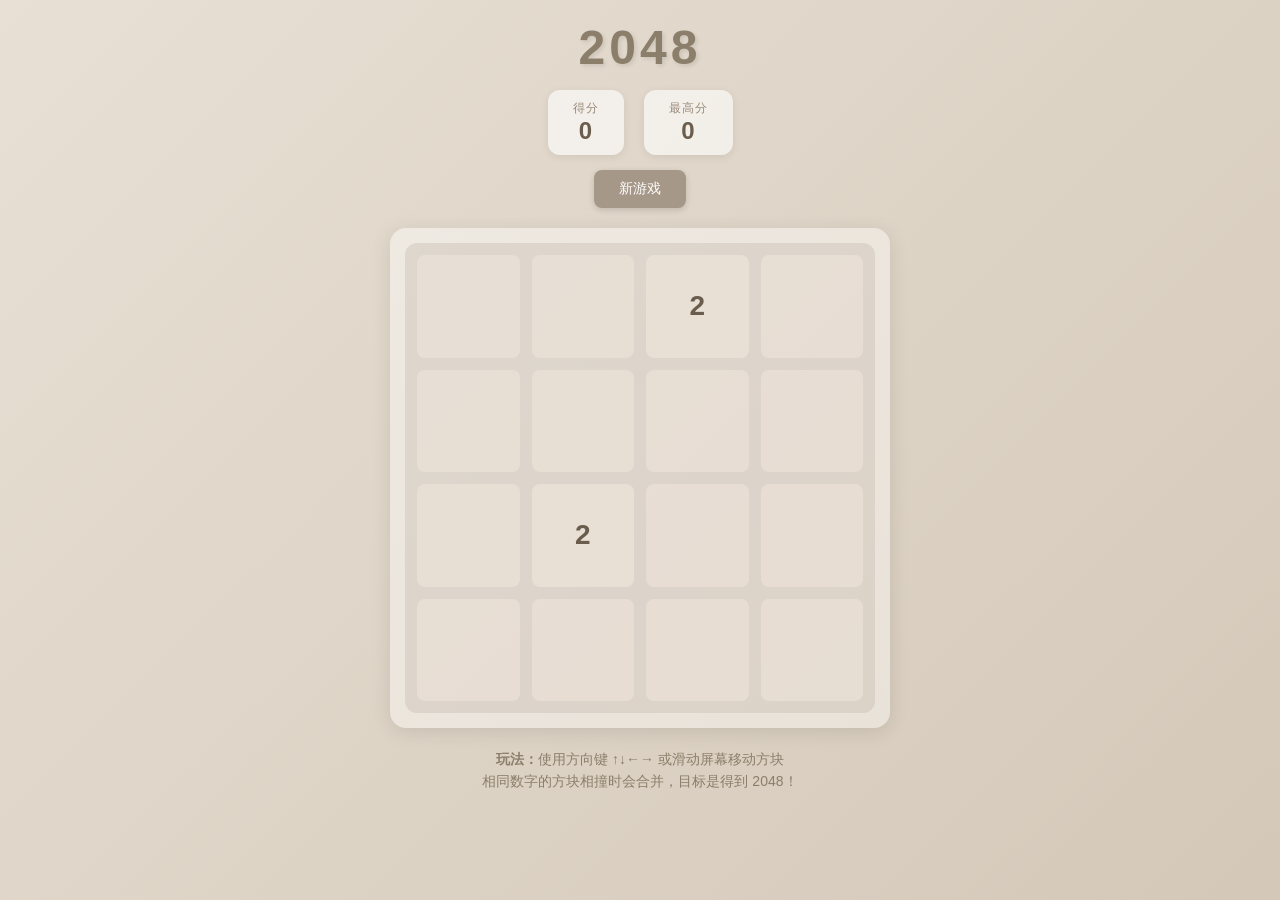
<file: index.html>
<!DOCTYPE html>
<html lang="zh-CN">
<head>
    <meta charset="UTF-8">
    <meta name="viewport" content="width=device-width, initial-scale=1.0">
    <title>2048 - 莫兰迪风格</title>
    <style>
        * {
            margin: 0;
            padding: 0;
            box-sizing: border-box;
        }

        body {
            font-family: -apple-system, BlinkMacSystemFont, 'Segoe UI', 'PingFang SC', 'Microsoft YaHei', sans-serif;
            background: linear-gradient(135deg, #e8e0d5 0%, #d4c8b8 100%);
            min-height: 100vh;
            display: flex;
            flex-direction: column;
            align-items: center;
            padding: 20px;
        }

        .container {
            max-width: 500px;
            width: 100%;
        }

        header {
            text-align: center;
            margin-bottom: 20px;
        }

        h1 {
            color: #8b7e6a;
            font-size: 48px;
            font-weight: 700;
            letter-spacing: 4px;
            text-shadow: 2px 2px 4px rgba(0,0,0,0.1);
        }

        .score-container {
            display: flex;
            justify-content: center;
            gap: 20px;
            margin: 15px 0;
        }

        .score-box {
            background: rgba(255,255,255,0.6);
            padding: 10px 25px;
            border-radius: 12px;
            box-shadow: 0 2px 8px rgba(0,0,0,0.08);
        }

        .score-label {
            color: #9a8b7a;
            font-size: 12px;
            text-transform: uppercase;
            letter-spacing: 1px;
        }

        .score-value {
            color: #6b5d4d;
            font-size: 24px;
            font-weight: 600;
        }

        .btn {
            background: #a69888;
            color: white;
            border: none;
            padding: 10px 25px;
            border-radius: 8px;
            font-size: 14px;
            cursor: pointer;
            transition: all 0.3s ease;
            box-shadow: 0 2px 6px rgba(0,0,0,0.15);
        }

        .btn:hover {
            background: #8f8273;
            transform: translateY(-2px);
        }

        .btn:active {
            transform: translateY(0);
        }

        .game-container {
            background: rgba(255,255,255,0.4);
            padding: 15px;
            border-radius: 16px;
            box-shadow: 0 4px 20px rgba(0,0,0,0.1);
            margin: 20px auto;
            position: relative;
        }

        .grid-container {
            display: grid;
            grid-template-columns: repeat(4, 1fr);
            gap: 12px;
            background: rgba(187, 173, 160, 0.3);
            padding: 12px;
            border-radius: 12px;
        }

        .grid-cell {
            width: 100%;
            aspect-ratio: 1;
            background: rgba(238, 228, 218, 0.6);
            border-radius: 8px;
            display: flex;
            align-items: center;
            justify-content: center;
            font-size: 28px;
            font-weight: 600;
            color: #6b5d4d;
            transition: all 0.15s ease;
        }

        /* 莫兰迪色系数字块 */
        .tile-2 {
            background: #e8e0d5 !important;
            color: #6b5d4d;
        }

        .tile-4 {
            background: #dcd4c8 !important;
            color: #6b5d4d;
        }

        .tile-8 {
            background: #c9b8a5 !important;
            color: white;
        }

        .tile-16 {
            background: #b5a390 !important;
            color: white;
        }

        .tile-32 {
            background: #a69888 !important;
            color: white;
        }

        .tile-64 {
            background: #9a8b7a !important;
            color: white;
        }

        .tile-128 {
            background: #8f9aa8 !important;
            color: white;
            font-size: 24px;
        }

        .tile-256 {
            background: #7a8a9a !important;
            color: white;
            font-size: 24px;
        }

        .tile-512 {
            background: #6b7a8f !important;
            color: white;
            font-size: 24px;
        }

        .tile-1024 {
            background: #8fa68a !important;
            color: white;
            font-size: 20px;
        }

        .tile-2048 {
            background: #7a8f75 !important;
            color: white;
            font-size: 20px;
            animation: glow 1.5s ease-in-out infinite;
        }

        .tile-super {
            background: #9a8b9a !important;
            color: white;
            font-size: 18px;
        }

        @keyframes glow {
            0%, 100% { box-shadow: 0 0 20px rgba(122, 143, 117, 0.5); }
            50% { box-shadow: 0 0 30px rgba(122, 143, 117, 0.8); }
        }

        .instructions {
            text-align: center;
            color: #8b7e6a;
            font-size: 14px;
            margin-top: 15px;
            line-height: 1.6;
        }

        .game-over, .game-won {
            position: absolute;
            top: 0;
            left: 0;
            right: 0;
            bottom: 0;
            background: rgba(232, 224, 213, 0.95);
            border-radius: 16px;
            display: flex;
            flex-direction: column;
            align-items: center;
            justify-content: center;
            z-index: 100;
            opacity: 0;
            visibility: hidden;
            transition: all 0.3s ease;
        }

        .game-over.show, .game-won.show {
            opacity: 1;
            visibility: visible;
        }

        .game-over h2, .game-won h2 {
            color: #8b7e6a;
            font-size: 36px;
            margin-bottom: 15px;
        }

        .game-won h2 {
            color: #7a8f75;
        }

        .mobile-controls {
            display: none;
            margin-top: 20px;
        }

        .mobile-row {
            display: flex;
            justify-content: center;
            gap: 15px;
            margin: 10px 0;
        }

        .mobile-btn {
            width: 70px;
            height: 70px;
            background: rgba(255,255,255,0.6);
            border: none;
            border-radius: 50%;
            font-size: 24px;
            color: #8b7e6a;
            cursor: pointer;
            transition: all 0.2s ease;
            box-shadow: 0 2px 8px rgba(0,0,0,0.1);
        }

        .mobile-btn:active {
            background: rgba(255,255,255,0.9);
            transform: scale(0.95);
        }

        @media (max-width: 500px) {
            h1 {
                font-size: 36px;
            }
            
            .grid-cell {
                font-size: 22px;
            }
            
            .tile-128, .tile-256, .tile-512 {
                font-size: 18px;
            }
            
            .tile-1024, .tile-2048 {
                font-size: 16px;
            }
            
            .mobile-controls {
                display: block;
            }
        }
    </style>
</head>
<body>
    <div class="container">
        <header>
            <h1>2048</h1>
            <div class="score-container">
                <div class="score-box">
                    <div class="score-label">得分</div>
                    <div class="score-value" id="score">0</div>
                </div>
                <div class="score-box">
                    <div class="score-label">最高分</div>
                    <div class="score-value" id="best-score">0</div>
                </div>
            </div>
            <button class="btn" onclick="newGame()">新游戏</button>
        </header>

        <div class="game-container">
            <div class="grid-container" id="grid">
                <div class="grid-cell" id="cell-0-0"></div>
                <div class="grid-cell" id="cell-0-1"></div>
                <div class="grid-cell" id="cell-0-2"></div>
                <div class="grid-cell" id="cell-0-3"></div>
                <div class="grid-cell" id="cell-1-0"></div>
                <div class="grid-cell" id="cell-1-1"></div>
                <div class="grid-cell" id="cell-1-2"></div>
                <div class="grid-cell" id="cell-1-3"></div>
                <div class="grid-cell" id="cell-2-0"></div>
                <div class="grid-cell" id="cell-2-1"></div>
                <div class="grid-cell" id="cell-2-2"></div>
                <div class="grid-cell" id="cell-2-3"></div>
                <div class="grid-cell" id="cell-3-0"></div>
                <div class="grid-cell" id="cell-3-1"></div>
                <div class="grid-cell" id="cell-3-2"></div>
                <div class="grid-cell" id="cell-3-3"></div>
            </div>

            <div class="game-over" id="game-over">
                <h2>游戏结束</h2>
                <button class="btn" onclick="newGame()">再试一次</button>
            </div>

            <div class="game-won" id="game-won">
                <h2>🎉 恭喜获胜！</h2>
                <button class="btn" onclick="continueGame()">继续游戏</button>
            </div>
        </div>

        <div class="mobile-controls">
            <div class="mobile-row">
                <button class="mobile-btn" onclick="move('up')">↑</button>
            </div>
            <div class="mobile-row">
                <button class="mobile-btn" onclick="move('left')">←</button>
                <button class="mobile-btn" onclick="move('down')">↓</button>
                <button class="mobile-btn" onclick="move('right')">→</button>
            </div>
        </div>

        <div class="instructions">
            <p><strong>玩法：</strong>使用方向键 ↑↓←→ 或滑动屏幕移动方块</p>
            <p>相同数字的方块相撞时会合并，目标是得到 2048！</p>
        </div>
    </div>

    <script>
        let board = [];
        let score = 0;
        let bestScore = localStorage.getItem('bestScore2048') || 0;
        let hasWon = false;
        let touchStartX = 0;
        let touchStartY = 0;

        document.getElementById('best-score').textContent = bestScore;

        function init() {
            board = Array(4).fill(null).map(() => Array(4).fill(0));
            score = 0;
            hasWon = false;
            updateScore();
            hideOverlays();
            addNewTile();
            addNewTile();
            render();
        }

        function hideOverlays() {
            document.getElementById('game-over').classList.remove('show');
            document.getElementById('game-won').classList.remove('show');
        }

        function addNewTile() {
            const emptyCells = [];
            for (let r = 0; r < 4; r++) {
                for (let c = 0; c < 4; c++) {
                    if (board[r][c] === 0) {
                        emptyCells.push({r, c});
                    }
                }
            }
            if (emptyCells.length > 0) {
                const {r, c} = emptyCells[Math.floor(Math.random() * emptyCells.length)];
                board[r][c] = Math.random() < 0.9 ? 2 : 4;
            }
        }

        function render() {
            for (let r = 0; r < 4; r++) {
                for (let c = 0; c < 4; c++) {
                    const cell = document.getElementById(`cell-${r}-${c}`);
                    const value = board[r][c];
                    cell.textContent = value === 0 ? '' : value;
                    cell.className = 'grid-cell';
                    if (value > 0) {
                        cell.classList.add(`tile-${value <= 2048 ? value : 'super'}`);
                    }
                }
            }
        }

        function updateScore() {
            document.getElementById('score').textContent = score;
            if (score > bestScore) {
                bestScore = score;
                localStorage.setItem('bestScore2048', bestScore);
                document.getElementById('best-score').textContent = bestScore;
            }
        }

        function move(direction) {
            let moved = false;
            const newBoard = board.map(row => [...row]);

            function slideRow(row) {
                const filtered = row.filter(val => val !== 0);
                for (let i = 0; i < filtered.length - 1; i++) {
                    if (filtered[i] === filtered[i + 1]) {
                        filtered[i] *= 2;
                        score += filtered[i];
                        if (filtered[i] === 2048 && !hasWon) {
                            hasWon = true;
                            setTimeout(() => {
                                document.getElementById('game-won').classList.add('show');
                            }, 200);
                        }
                        filtered[i + 1] = 0;
                    }
                }
                const result = filtered.filter(val => val !== 0);
                while (result.length < 4) {
                    result.push(0);
                }
                return result;
            }

            if (direction === 'left') {
                for (let r = 0; r < 4; r++) {
                    const newRow = slideRow(newBoard[r]);
                    if (JSON.stringify(newRow) !== JSON.stringify(newBoard[r])) {
                        moved = true;
                    }
                    newBoard[r] = newRow;
                }
            } else if (direction === 'right') {
                for (let r = 0; r < 4; r++) {
                    const newRow = slideRow(newBoard[r].reverse()).reverse();
                    if (JSON.stringify(newRow) !== JSON.stringify(newBoard[r])) {
                        moved = true;
                    }
                    newBoard[r] = newRow;
                }
            } else if (direction === 'up') {
                for (let c = 0; c < 4; c++) {
                    const col = [newBoard[0][c], newBoard[1][c], newBoard[2][c], newBoard[3][c]];
                    const newCol = slideRow(col);
                    for (let r = 0; r < 4; r++) {
                        if (newBoard[r][c] !== newCol[r]) {
                            moved = true;
                        }
                        newBoard[r][c] = newCol[r];
                    }
                }
            } else if (direction === 'down') {
                for (let c = 0; c < 4; c++) {
                    const col = [newBoard[0][c], newBoard[1][c], newBoard[2][c], newBoard[3][c]];
                    const newCol = slideRow(col.reverse()).reverse();
                    for (let r = 0; r < 4; r++) {
                        if (newBoard[r][c] !== newCol[r]) {
                            moved = true;
                        }
                        newBoard[r][c] = newCol[r];
                    }
                }
            }

            if (moved) {
                board = newBoard;
                updateScore();
                addNewTile();
                render();
                if (isGameOver()) {
                    setTimeout(() => {
                        document.getElementById('game-over').classList.add('show');
                    }, 300);
                }
            }
        }

        function isGameOver() {
            for (let r = 0; r < 4; r++) {
                for (let c = 0; c < 4; c++) {
                    if (board[r][c] === 0) {
                        return false;
                    }
                    if (c < 3 && board[r][c] === board[r][c + 1]) {
                        return false;
                    }
                    if (r < 3 && board[r][c] === board[r + 1][c]) {
                        return false;
                    }
                }
            }
            return true;
        }

        function newGame() {
            init();
        }

        function continueGame() {
            document.getElementById('game-won').classList.remove('show');
        }

        // 键盘控制
        document.addEventListener('keydown', (e) => {
            switch(e.key) {
                case 'ArrowUp':
                    e.preventDefault();
                    move('up');
                    break;
                case 'ArrowDown':
                    e.preventDefault();
                    move('down');
                    break;
                case 'ArrowLeft':
                    e.preventDefault();
                    move('left');
                    break;
                case 'ArrowRight':
                    e.preventDefault();
                    move('right');
                    break;
            }
        });

        // 触摸控制
        document.addEventListener('touchstart', (e) => {
            touchStartX = e.touches[0].clientX;
            touchStartY = e.touches[0].clientY;
        }, { passive: true });

        document.addEventListener('touchend', (e) => {
            const touchEndX = e.changedTouches[0].clientX;
            const touchEndY = e.changedTouches[0].clientY;
            
            const dx = touchEndX - touchStartX;
            const dy = touchEndY - touchStartY;
            
            const minSwipeDistance = 50;
            
            if (Math.abs(dx) > Math.abs(dy)) {
                if (Math.abs(dx) > minSwipeDistance) {
                    if (dx > 0) {
                        move('right');
                    } else {
                        move('left');
                    }
                }
            } else {
                if (Math.abs(dy) > minSwipeDistance) {
                    if (dy > 0) {
                        move('down');
                    } else {
                        move('up');
                    }
                }
            }
        }, { passive: true });

        // 防止页面滚动
        document.addEventListener('touchmove', (e) => {
            if (e.target.closest('.game-container')) {
                e.preventDefault();
            }
        }, { passive: false });

        // 初始化游戏
        init();
    </script>
</body>
</html>
</file>
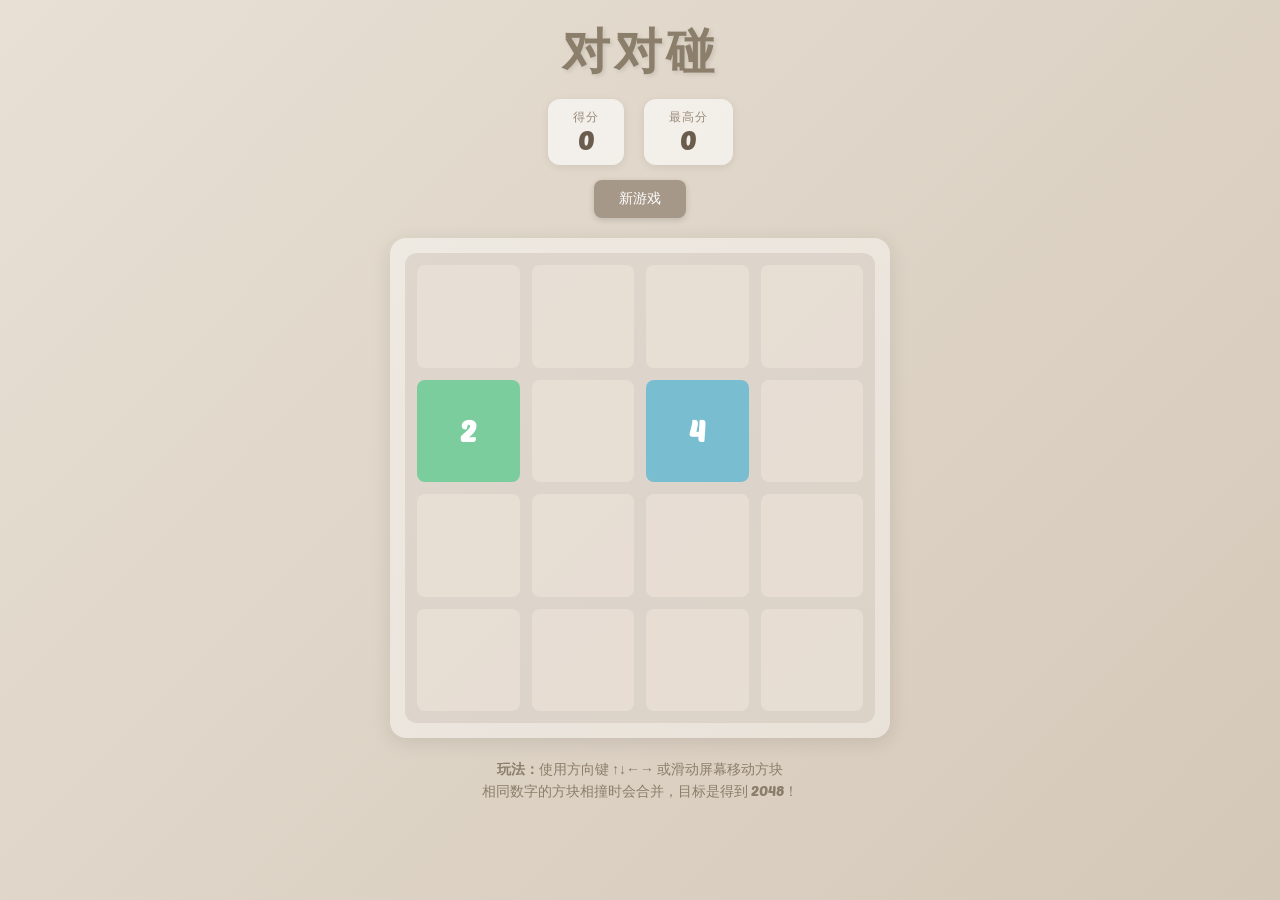
<file: 2048/index.html>
<!DOCTYPE html>
<html lang="zh-CN">

<head>
    <meta charset="UTF-8">
    <meta name="viewport" content="width=device-width, initial-scale=1.0">
    <title>2048对对碰</title>
    <link rel="stylesheet" href="style.css">
</head>

<body>
    <div class="container">
        <header>
            <h1>对对碰</h1>
            <div class="score-container">
                <div class="score-box">
                    <div class="score-label">得分</div>
                    <div class="score-value" id="score">0</div>
                </div>
                <div class="score-box">
                    <div class="score-label">最高分</div>
                    <div class="score-value" id="best-score">0</div>
                </div>
            </div>
            <button class="btn" onclick="newGame()">新游戏</button>
        </header>

        <div class="game-container">
            <div class="grid-container" id="grid"></div>

            <div class="game-over" id="game-over">
                <h2>游戏结束</h2>
                <button class="btn" onclick="newGame()">再试一次</button>
            </div>

            <div class="game-won" id="game-won">
                <h2>🎉 恭喜获胜！</h2>
                <button class="btn" onclick="continueGame()">继续游戏</button>
            </div>
        </div>

        <div class="mobile-controls">
            <div class="mobile-row">
                <button class="mobile-btn" onclick="move('up')">↑</button>
            </div>
            <div class="mobile-row">
                <button class="mobile-btn" onclick="move('left')">←</button>
                <button class="mobile-btn" onclick="move('down')">↓</button>
                <button class="mobile-btn" onclick="move('right')">→</button>
            </div>
        </div>

        <div class="instructions">
            <p><strong>玩法：</strong>使用方向键 ↑↓←→ 或滑动屏幕移动方块</p>
            <p>相同数字的方块相撞时会合并，目标是得到 2048！</p>
        </div>
    </div>

    <script>
        // ==================== 游戏配置区域 ====================
        // 
        // 【棋子样式配置】
        // 你可以在这里轻松修改每个数字的显示样式！
        // 
        // 配置方式一：CSS 样式（推荐简单使用）
        //   style: { background: '颜色', color: '文字颜色', fontSize: '字号' }
        //
        // 配置方式二：图片背景
        //   image: '图片路径'  (可以是相对路径或网址)
        //   如果有 image，会优先使用图片，忽略 style 设置
        //
        // =====================================================

        const tileStyles = {
            // 默认空格子样式
            0: {
                style: { background: 'rgba(238, 228, 218, 0.6)', color: 'transparent' }
            },

            // 数字 2 - 使用 CSS 颜色
            2: {
                style: { background: '#e8e0d5', color: '#6b5d4d', fontSize: '28px' }
                // 示例：使用图片
                // image: 'tiles/tile-2.png'
            },

            // 数字 4
            4: {
                style: { background: '#dcd4c8', color: '#6b5d4d', fontSize: '28px' }
                // image: 'tiles/tile-4.png'
            },

            // 数字 8
            8: {
                style: { background: '#c9b8a5', color: 'white', fontSize: '28px' }
            },

            // 数字 16
            16: {
                style: { background: '#b5a390', color: 'white', fontSize: '28px' }
            },

            // 数字 32
            32: {
                style: { background: '#a69888', color: 'white', fontSize: '28px' }
            },

            // 数字 64
            64: {
                style: { background: '#9a8b7a', color: 'white', fontSize: '28px' }
            },

            // 数字 128 - 字号稍小
            128: {
                style: { background: '#8f9aa8', color: 'white', fontSize: '24px' }
            },

            // 数字 256
            256: {
                style: { background: '#7a8a9a', color: 'white', fontSize: '24px' }
            },

            // 数字 512
            512: {
                style: { background: '#6b7a8f', color: 'white', fontSize: '24px' }
            },

            // 数字 1024
            1024: {
                style: { background: '#8fa68a', color: 'white', fontSize: '20px' }
            },

            // 数字 2048 - 带发光动画
            2048: {
                style: { background: '#7a8f75', color: 'white', fontSize: '20px', animation: 'glow 1.5s ease-in-out infinite' }
            },

            // 更大的数字（4096, 8192...）
            super: {
                style: { background: '#9a8b9a', color: 'white', fontSize: '18px' }
            }
        };

        // 是否使用图片模式（自动检测，无需手动修改）
        const useImageMode = (value) => {
            const config = getTileConfig(value);
            return !!config.image;
        };

        // 获取指定数字的配置
        function getTileConfig(value) {
            if (value === 0) return tileStyles[0];
            if (value <= 2048 && tileStyles[value]) return tileStyles[value];
            if (value > 2048) return tileStyles.super || tileStyles[2048];
            return tileStyles[0];
        }

        // ==================== 游戏状态 ====================
        let board = [];
        let score = 0;
        let bestScore = 0;  // 只在单次会话保留，不存 localStorage
        let hasWon = false;
        let touchStartX = 0;
        let touchStartY = 0;

        // ==================== 游戏初始化 ====================
        function init() {
            // 创建网格 DOM
            createGridDOM();
            // 初始化游戏状态
            board = Array(4).fill(null).map(() => Array(4).fill(0));
            score = 0;
            hasWon = false;
            updateScore();
            hideOverlays();
            addNewTile();
            addNewTile();
            render();
        }

        function createGridDOM() {
            const grid = document.getElementById('grid');
            grid.innerHTML = '';
            for (let r = 0; r < 4; r++) {
                for (let c = 0; c < 4; c++) {
                    const cell = document.createElement('div');
                    cell.className = 'grid-cell';
                    cell.id = `cell-${r}-${c}`;
                    // 内部文本容器
                    const textSpan = document.createElement('span');
                    textSpan.className = 'tile-text';
                    cell.appendChild(textSpan);
                    grid.appendChild(cell);
                }
            }
        }

        function hideOverlays() {
            document.getElementById('game-over').classList.remove('show');
            document.getElementById('game-won').classList.remove('show');
        }

        function addNewTile() {
            const emptyCells = [];
            for (let r = 0; r < 4; r++) {
                for (let c = 0; c < 4; c++) {
                    if (board[r][c] === 0) {
                        emptyCells.push({ r, c });
                    }
                }
            }
            if (emptyCells.length > 0) {
                const { r, c } = emptyCells[Math.floor(Math.random() * emptyCells.length)];
                board[r][c] = Math.random() < 0.9 ? 2 : 4;
                return { r, c, isNew: true };
            }
            return null;
        }

        // ==================== 核心渲染函数（已模块化） ====================
        function render() {
            for (let r = 0; r < 4; r++) {
                for (let c = 0; c < 4; c++) {
                    const cell = document.getElementById(`cell-${r}-${c}`);
                    const value = board[r][c];
                    renderTile(cell, value);
                }
            }
        }

        /**
         * 渲染单个棋子
         * @param {HTMLElement} cell - 格子 DOM 元素
         * @param {number} value - 数字值
         * @param {boolean} isNew - 是否是新产生的棋子（带动画）
         * @param {boolean} isMerged - 是否是合并产生的棋子（带动画）
         */
        function renderTile(cell, value, isNew = false, isMerged = false) {
            const config = getTileConfig(value);
            const textSpan = cell.querySelector('.tile-text');

            // 重置类名和内联样式
            cell.className = 'grid-cell';
            cell.removeAttribute('style');

            // 应用图片或样式
            if (config.image) {
                // 图片模式
                cell.classList.add('has-image');
                cell.style.backgroundImage = `url(${config.image})`;
            } else {
                // CSS 样式模式 - 依赖外部 CSS 文件中的 .tile-X 类
                if (value > 0) {
                    const className = value <= 2048 ? `tile-${value}` : 'tile-super';
                    cell.classList.add(className);
                }
            }

            // 设置文本
            textSpan.textContent = value === 0 ? '' : value;

            // 添加动画类
            if (isNew) cell.classList.add('tile-new');
            if (isMerged) cell.classList.add('tile-merge');
        }

        /**
         * 更新单个格子的显示（用于动画效果）
         */
        function updateCell(r, c, isNew = false, isMerged = false) {
            const cell = document.getElementById(`cell-${r}-${c}`);
            const value = board[r][c];
            renderTile(cell, value, isNew, isMerged);
        }

        function updateScore() {
            document.getElementById('score').textContent = score;
            // 最高分只在单次会话保留，不存入 localStorage
            if (score > bestScore) {
                bestScore = score;
            }
            document.getElementById('best-score').textContent = bestScore;
        }

        // ==================== 游戏逻辑 ====================
        function move(direction) {
            let moved = false;
            const mergedPositions = []; // 记录合并的位置，用于动画
            const newTileInfo = { r: -1, c: -1 }; // 新棋子的位置

            function slideRow(row, rowIndex, isColumn = false, colIndex = 0) {
                const originalRow = [...row];
                const filtered = row.filter(val => val !== 0);
                const mergedIndices = [];

                for (let i = 0; i < filtered.length - 1; i++) {
                    if (filtered[i] === filtered[i + 1]) {
                        filtered[i] *= 2;
                        score += filtered[i];
                        if (filtered[i] === 2048 && !hasWon) {
                            hasWon = true;
                            setTimeout(() => {
                                document.getElementById('game-won').classList.add('show');
                            }, 200);
                        }
                        filtered[i + 1] = 0;
                        mergedIndices.push(i);
                    }
                }

                const result = filtered.filter(val => val !== 0);
                while (result.length < 4) {
                    result.push(0);
                }

                // 记录合并位置
                mergedIndices.forEach(idx => {
                    if (isColumn) {
                        mergedPositions.push({ r: idx, c: colIndex });
                    } else {
                        mergedPositions.push({ r: rowIndex, c: idx });
                    }
                });

                return { result, changed: JSON.stringify(result) !== JSON.stringify(originalRow) };
            }

            if (direction === 'left') {
                for (let r = 0; r < 4; r++) {
                    const { result, changed } = slideRow(board[r], r);
                    if (changed) {
                        moved = true;
                        board[r] = result;
                    }
                }
            } else if (direction === 'right') {
                for (let r = 0; r < 4; r++) {
                    const reversed = [...board[r]].reverse();
                    const { result, changed } = slideRow(reversed, r);
                    if (changed) {
                        moved = true;
                        board[r] = result.reverse();
                        // 调整合并位置（因为是反向的）
                        mergedPositions.forEach(pos => {
                            if (pos.r === r) pos.c = 3 - pos.c;
                        });
                    }
                }
            } else if (direction === 'up') {
                for (let c = 0; c < 4; c++) {
                    const col = [board[0][c], board[1][c], board[2][c], board[3][c]];
                    const { result, changed } = slideRow(col, 0, true, c);
                    if (changed) {
                        moved = true;
                        for (let r = 0; r < 4; r++) {
                            board[r][c] = result[r];
                        }
                    }
                }
            } else if (direction === 'down') {
                for (let c = 0; c < 4; c++) {
                    const col = [board[0][c], board[1][c], board[2][c], board[3][c]];
                    const reversed = col.reverse();
                    const { result, changed } = slideRow(reversed, 0, true, c);
                    if (changed) {
                        moved = true;
                        const finalResult = result.reverse();
                        for (let r = 0; r < 4; r++) {
                            board[r][c] = finalResult[r];
                        }
                        // 调整合并位置
                        mergedPositions.forEach(pos => {
                            if (pos.c === c) pos.r = 3 - pos.r;
                        });
                    }
                }
            }

            if (moved) {
                updateScore();
                const newTile = addNewTile();
                render();

                // 添加动画效果
                if (newTile) {
                    updateCell(newTile.r, newTile.c, true, false);
                }
                mergedPositions.forEach(pos => {
                    updateCell(pos.r, pos.c, false, true);
                });

                if (isGameOver()) {
                    setTimeout(() => {
                        document.getElementById('game-over').classList.add('show');
                    }, 300);
                }
            }
        }

        function isGameOver() {
            for (let r = 0; r < 4; r++) {
                for (let c = 0; c < 4; c++) {
                    if (board[r][c] === 0) return false;
                    if (c < 3 && board[r][c] === board[r][c + 1]) return false;
                    if (r < 3 && board[r][c] === board[r + 1][c]) return false;
                }
            }
            return true;
        }

        function newGame() {
            // 重置最高分（因为是新会话/新游戏）
            bestScore = 0;
            init();
        }

        function continueGame() {
            document.getElementById('game-won').classList.remove('show');
        }

        // ==================== 事件监听 ====================
        document.addEventListener('keydown', (e) => {
            switch (e.key) {
                case 'ArrowUp': e.preventDefault(); move('up'); break;
                case 'ArrowDown': e.preventDefault(); move('down'); break;
                case 'ArrowLeft': e.preventDefault(); move('left'); break;
                case 'ArrowRight': e.preventDefault(); move('right'); break;
            }
        });

        document.addEventListener('touchstart', (e) => {
            touchStartX = e.touches[0].clientX;
            touchStartY = e.touches[0].clientY;
        }, { passive: true });

        document.addEventListener('touchend', (e) => {
            const touchEndX = e.changedTouches[0].clientX;
            const touchEndY = e.changedTouches[0].clientY;
            const dx = touchEndX - touchStartX;
            const dy = touchEndY - touchStartY;
            const minSwipeDistance = 50;

            if (Math.abs(dx) > Math.abs(dy)) {
                if (Math.abs(dx) > minSwipeDistance) {
                    dx > 0 ? move('right') : move('left');
                }
            } else {
                if (Math.abs(dy) > minSwipeDistance) {
                    dy > 0 ? move('down') : move('up');
                }
            }
        }, { passive: true });

        document.addEventListener('touchmove', (e) => {
            if (e.target.closest('.game-container')) {
                e.preventDefault();
            }
        }, { passive: false });

        // 初始化
        init();
    </script>
</body>

</html>
</file>
<file: 2048/style.css>
/* 2048 游戏 - 莫兰迪风格样式表 */

/* Google Fonts - Poetsen One */
@import url('https://fonts.googleapis.com/css2?family=Poetsen+One&display=swap');

* {
    margin: 0;
    padding: 0;
    box-sizing: border-box;
}

body {
    font-family: 'Poetsen One', -apple-system, BlinkMacSystemFont, 'Segoe UI', 'PingFang SC', 'Microsoft YaHei', sans-serif;
    background: linear-gradient(135deg, #e8e0d5 0%, #d4c8b8 100%);
    min-height: 100vh;
    display: flex;
    flex-direction: column;
    align-items: center;
    padding: 20px;
}

.container {
    max-width: 500px;
    width: 100%;
}

header {
    text-align: center;
    margin-bottom: 20px;
}

h1 {
    color: #8b7e6a;
    font-size: 48px;
    font-weight: 700;
    letter-spacing: 4px;
    text-shadow: 2px 2px 4px rgba(0, 0, 0, 0.1);
}

.score-container {
    display: flex;
    justify-content: center;
    gap: 20px;
    margin: 15px 0;
}

.score-box {
    background: rgba(255, 255, 255, 0.6);
    padding: 10px 25px;
    border-radius: 12px;
    box-shadow: 0 2px 8px rgba(0, 0, 0, 0.08);
}

.score-label {
    color: #9a8b7a;
    font-size: 12px;
    text-transform: uppercase;
    letter-spacing: 1px;
}

.score-value {
    color: #6b5d4d;
    font-size: 24px;
    font-weight: 600;
}

.btn {
    background: #a69888;
    color: white;
    border: none;
    padding: 10px 25px;
    border-radius: 8px;
    font-size: 14px;
    cursor: pointer;
    transition: all 0.3s ease;
    box-shadow: 0 2px 6px rgba(0, 0, 0, 0.15);
}

.btn:hover {
    background: #8f8273;
    transform: translateY(-2px);
}

.btn:active {
    transform: translateY(0);
}

.game-container {
    background: rgba(255, 255, 255, 0.4);
    padding: 15px;
    border-radius: 16px;
    box-shadow: 0 4px 20px rgba(0, 0, 0, 0.1);
    margin: 20px auto;
    position: relative;
}

.grid-container {
    display: grid;
    grid-template-columns: repeat(4, 1fr);
    gap: 12px;
    background: rgba(187, 173, 160, 0.3);
    padding: 12px;
    border-radius: 12px;
}

.grid-cell {
    width: 100%;
    aspect-ratio: 1;
    background: rgba(238, 228, 218, 0.6);
    border-radius: 8px;
    display: flex;
    align-items: center;
    justify-content: center;
    font-size: 28px;
    font-weight: 600;
    color: #6b5d4d;
    transition: all 0.15s ease;
    position: relative;
    overflow: hidden;
}

/* 动画效果 */
.tile-new {
    animation: appear 0.2s ease-in-out;
}

.tile-merge {
    animation: pop 0.2s ease-in-out;
}

@keyframes appear {
    0% {
        opacity: 0;
        transform: scale(0);
    }

    100% {
        opacity: 1;
        transform: scale(1);
    }
}

@keyframes pop {
    0% {
        transform: scale(1);
    }

    50% {
        transform: scale(1.1);
    }

    100% {
        transform: scale(1);
    }
}

/* 图片背景模式 */
.grid-cell.has-image {
    background-size: cover;
    background-position: center;
    background-repeat: no-repeat;
}

.grid-cell.has-image .tile-text {
    display: none;
}

/* 默认 CSS 样式 - 莫兰迪色系 */
.tile-2 {
    background: #7bcd9e;
    color: white;
}

.tile-4 {
    background: #78bed0;
    color: white;
}

.tile-8 {
    background: #8399ca;
    color: white;
}

.tile-16 {
    background: #9d78b9;
    color: white;
}

.tile-32 {
    background: #a95a9a;
    color: white;
}

.tile-64 {
    background: #ba6083;
    color: white;
}

.tile-128 {
    background: #8f9aa8;
    color: white;
    font-size: 24px;
}

.tile-256 {
    background: #7a8a9a;
    color: white;
    font-size: 24px;
}

.tile-512 {
    background: #6b7a8f;
    color: white;
    font-size: 24px;
}

.tile-1024 {
    background: #8fa68a;
    color: white;
    font-size: 20px;
}

.tile-2048 {
    background: #7a8f75;
    color: white;
    font-size: 20px;
    animation: glow 1.5s ease-in-out infinite;
}

.tile-super {
    background: #9a8b9a;
    color: white;
    font-size: 18px;
}

@keyframes glow {

    0%,
    100% {
        box-shadow: 0 0 20px rgba(122, 143, 117, 0.5);
    }

    50% {
        box-shadow: 0 0 30px rgba(122, 143, 117, 0.8);
    }
}

.instructions {
    text-align: center;
    color: #8b7e6a;
    font-size: 14px;
    margin-top: 15px;
    line-height: 1.6;
}

.game-over,
.game-won {
    position: absolute;
    top: 0;
    left: 0;
    right: 0;
    bottom: 0;
    background: rgba(232, 224, 213, 0.95);
    border-radius: 16px;
    display: flex;
    flex-direction: column;
    align-items: center;
    justify-content: center;
    z-index: 100;
    opacity: 0;
    visibility: hidden;
    transition: all 0.3s ease;
}

.game-over.show,
.game-won.show {
    opacity: 1;
    visibility: visible;
}

.game-over h2,
.game-won h2 {
    color: #8b7e6a;
    font-size: 36px;
    margin-bottom: 15px;
}

.game-won h2 {
    color: #7a8f75;
}

.mobile-controls {
    display: none;
    margin-top: 20px;
}

.mobile-row {
    display: flex;
    justify-content: center;
    gap: 15px;
    margin: 10px 0;
}

.mobile-btn {
    width: 70px;
    height: 70px;
    background: rgba(255, 255, 255, 0.6);
    border: none;
    border-radius: 50%;
    font-size: 24px;
    color: #8b7e6a;
    cursor: pointer;
    transition: all 0.2s ease;
    box-shadow: 0 2px 8px rgba(0, 0, 0, 0.1);
}

.mobile-btn:active {
    background: rgba(255, 255, 255, 0.9);
    transform: scale(0.95);
}

@media (max-width: 500px) {
    h1 {
        font-size: 36px;
    }

    .grid-cell {
        font-size: 22px;
    }

    .tile-128,
    .tile-256,
    .tile-512 {
        font-size: 18px;
    }

    .tile-1024,
    .tile-2048 {
        font-size: 16px;
    }

    .mobile-controls {
        display: block;
    }
}
</file>
